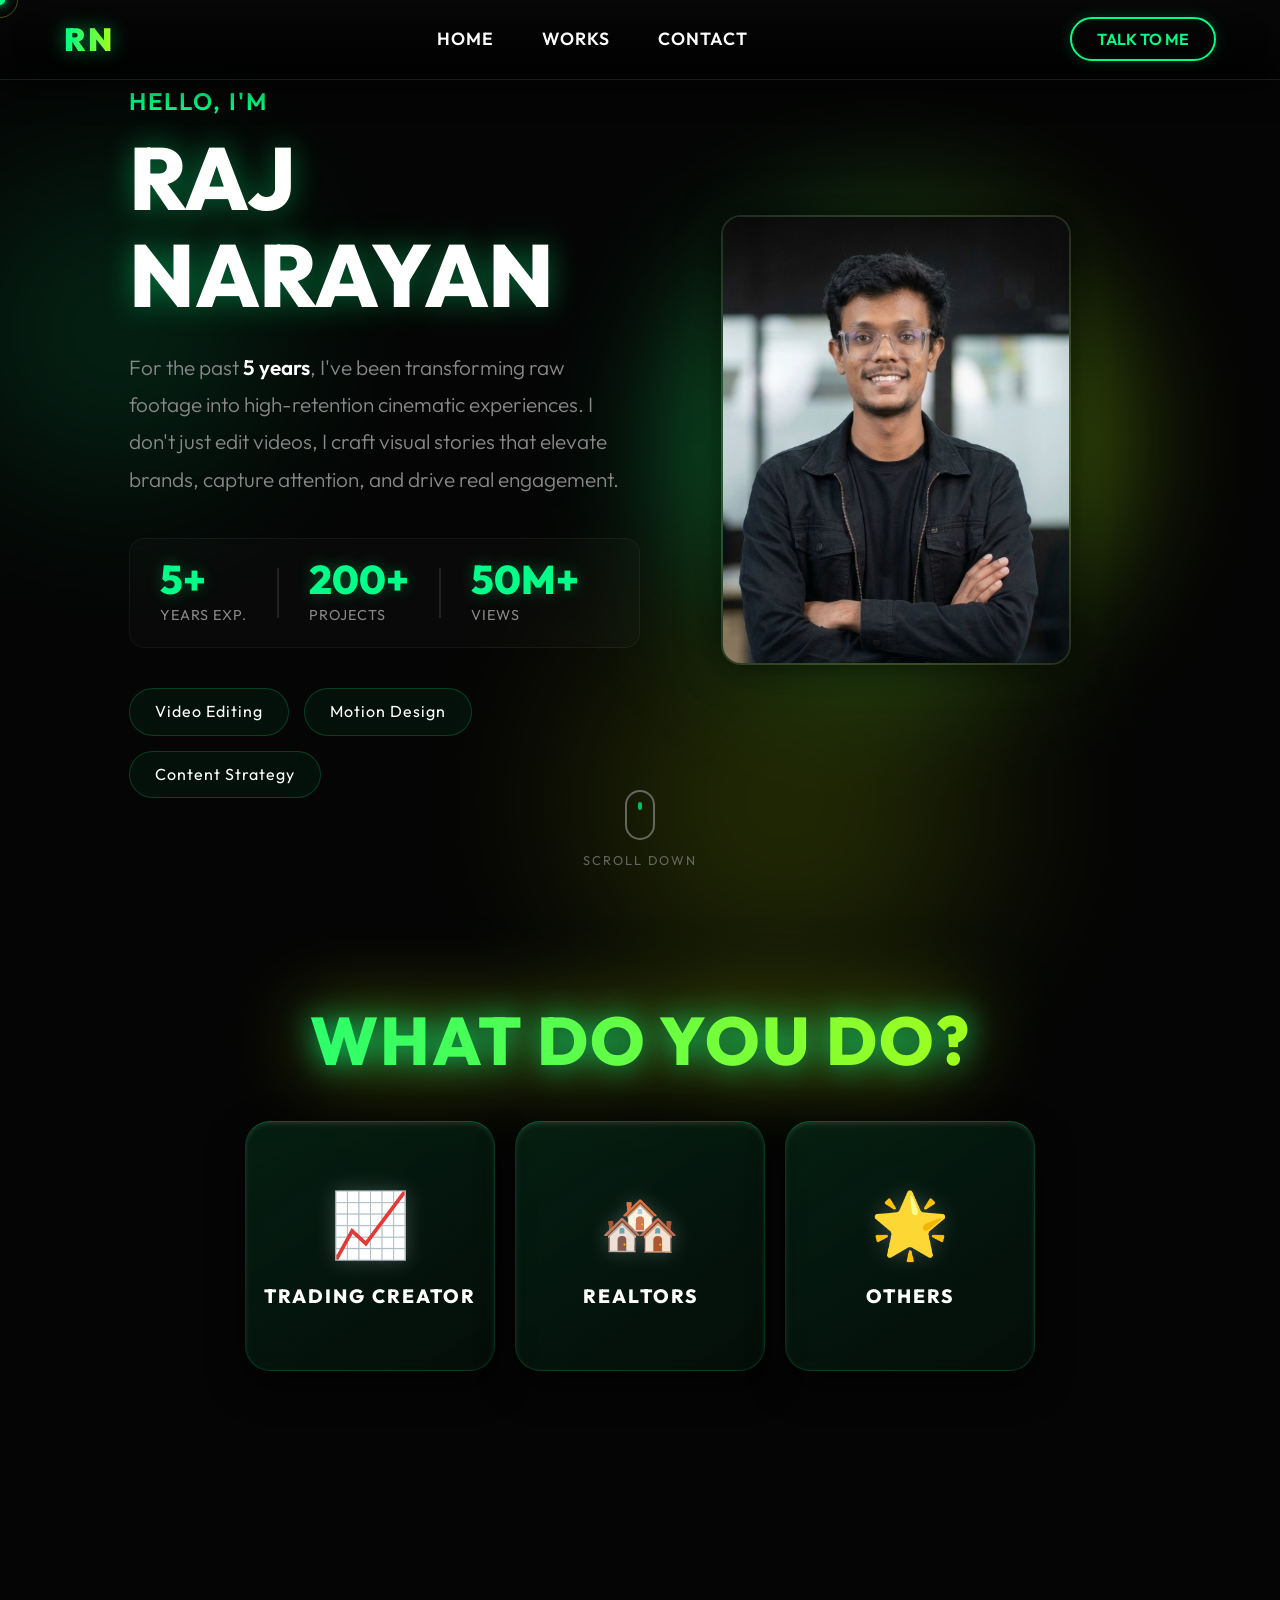
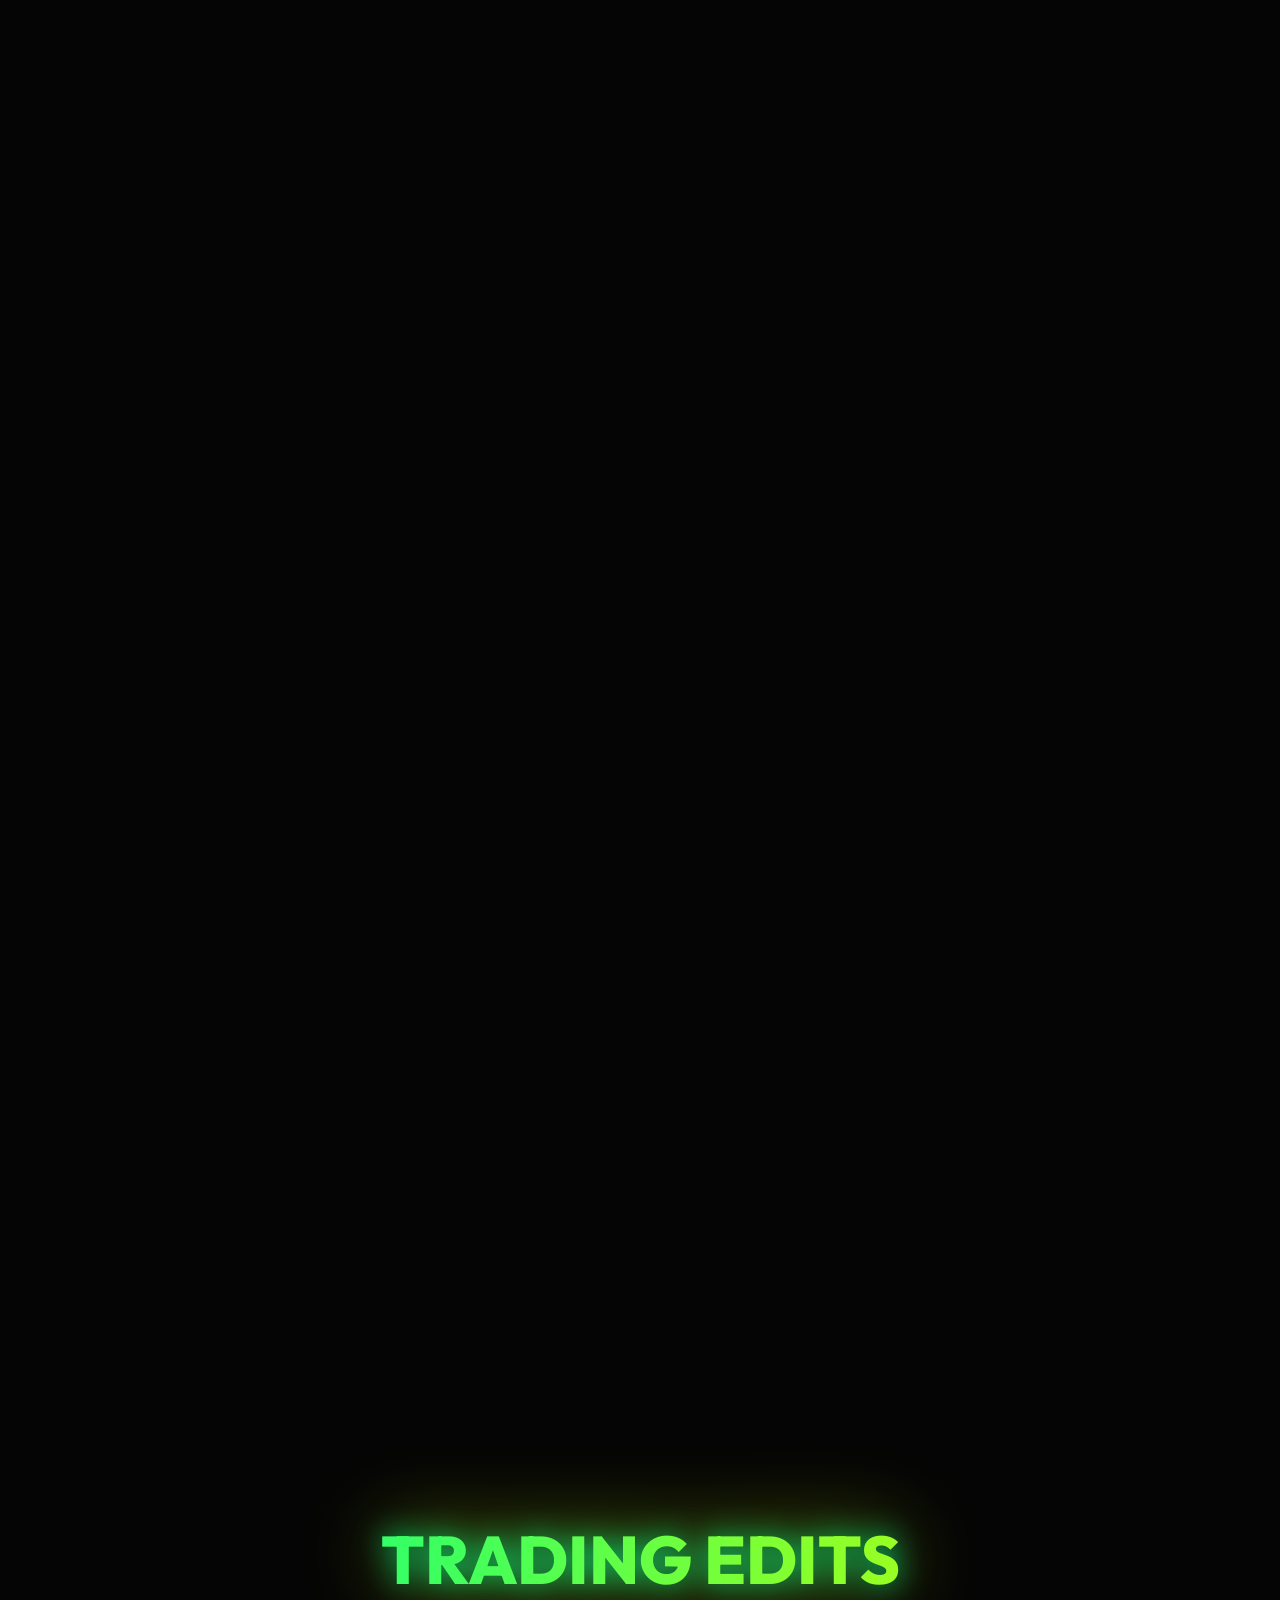
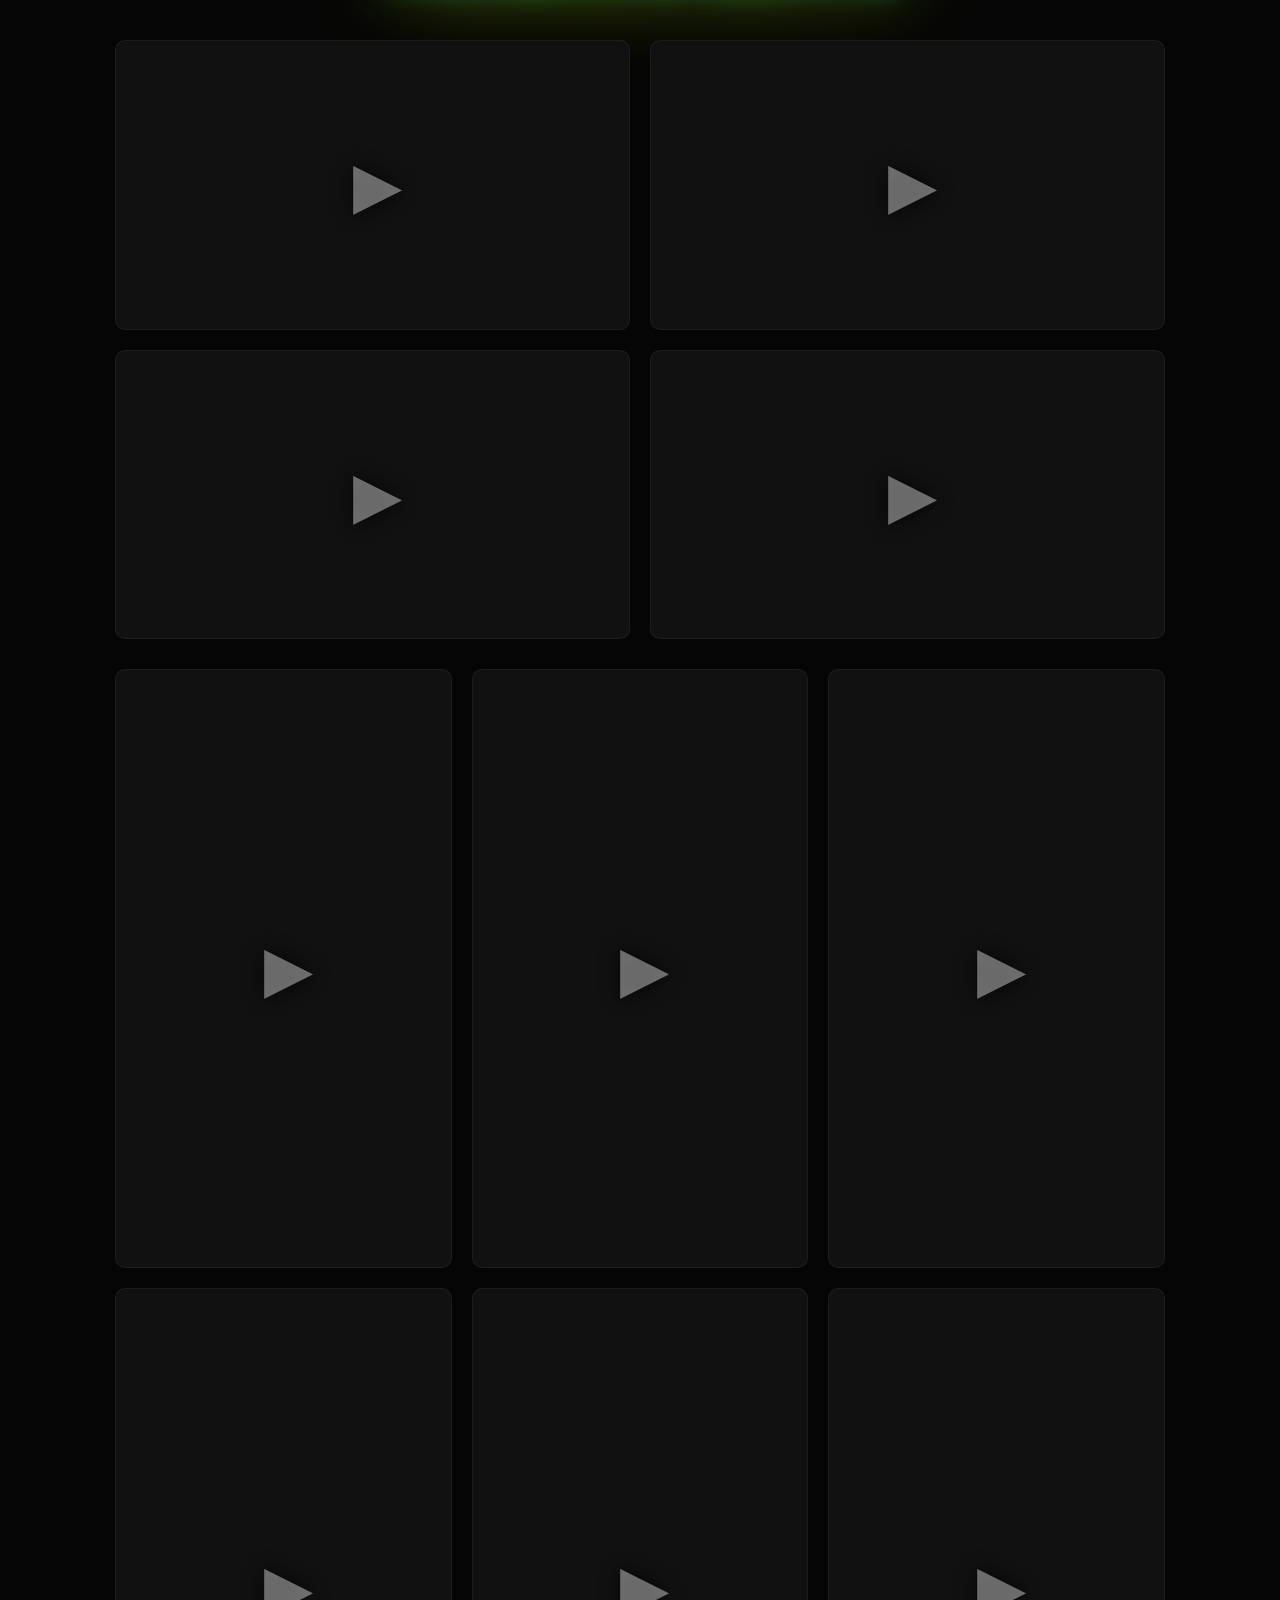
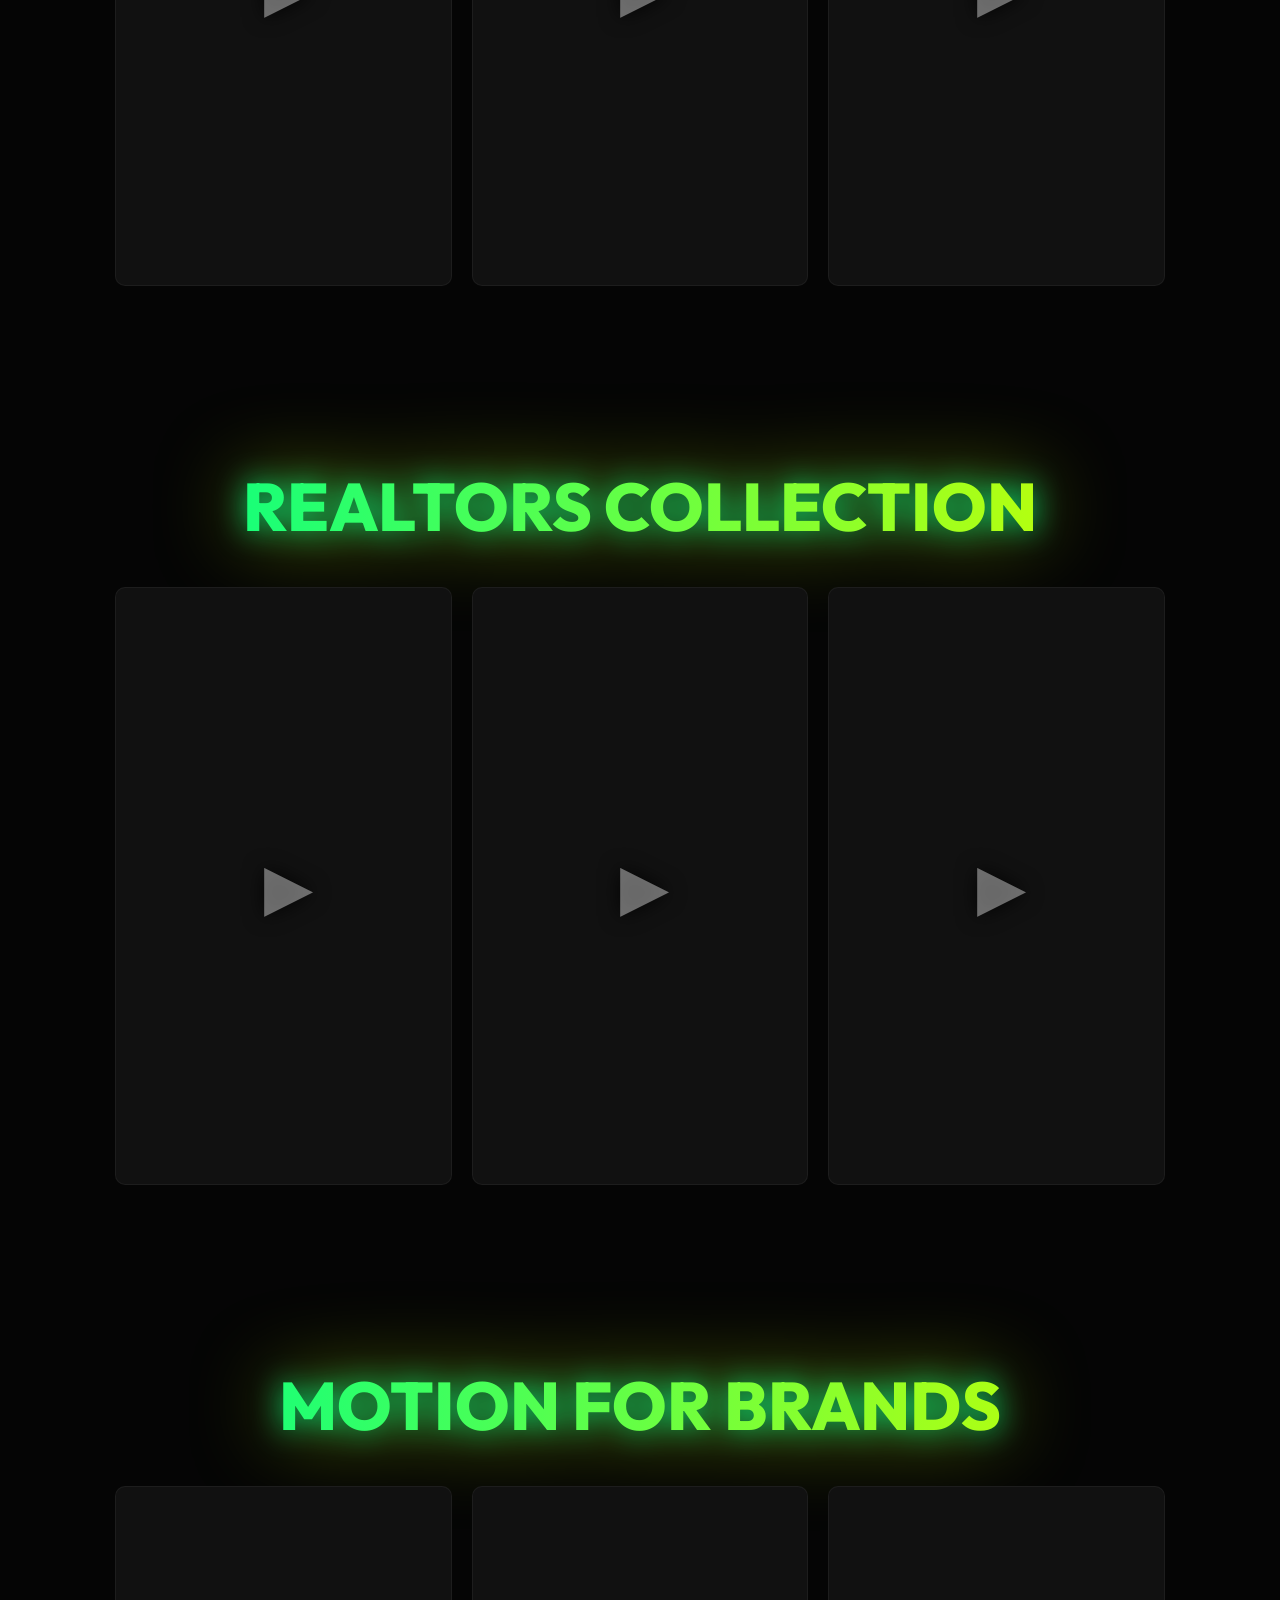
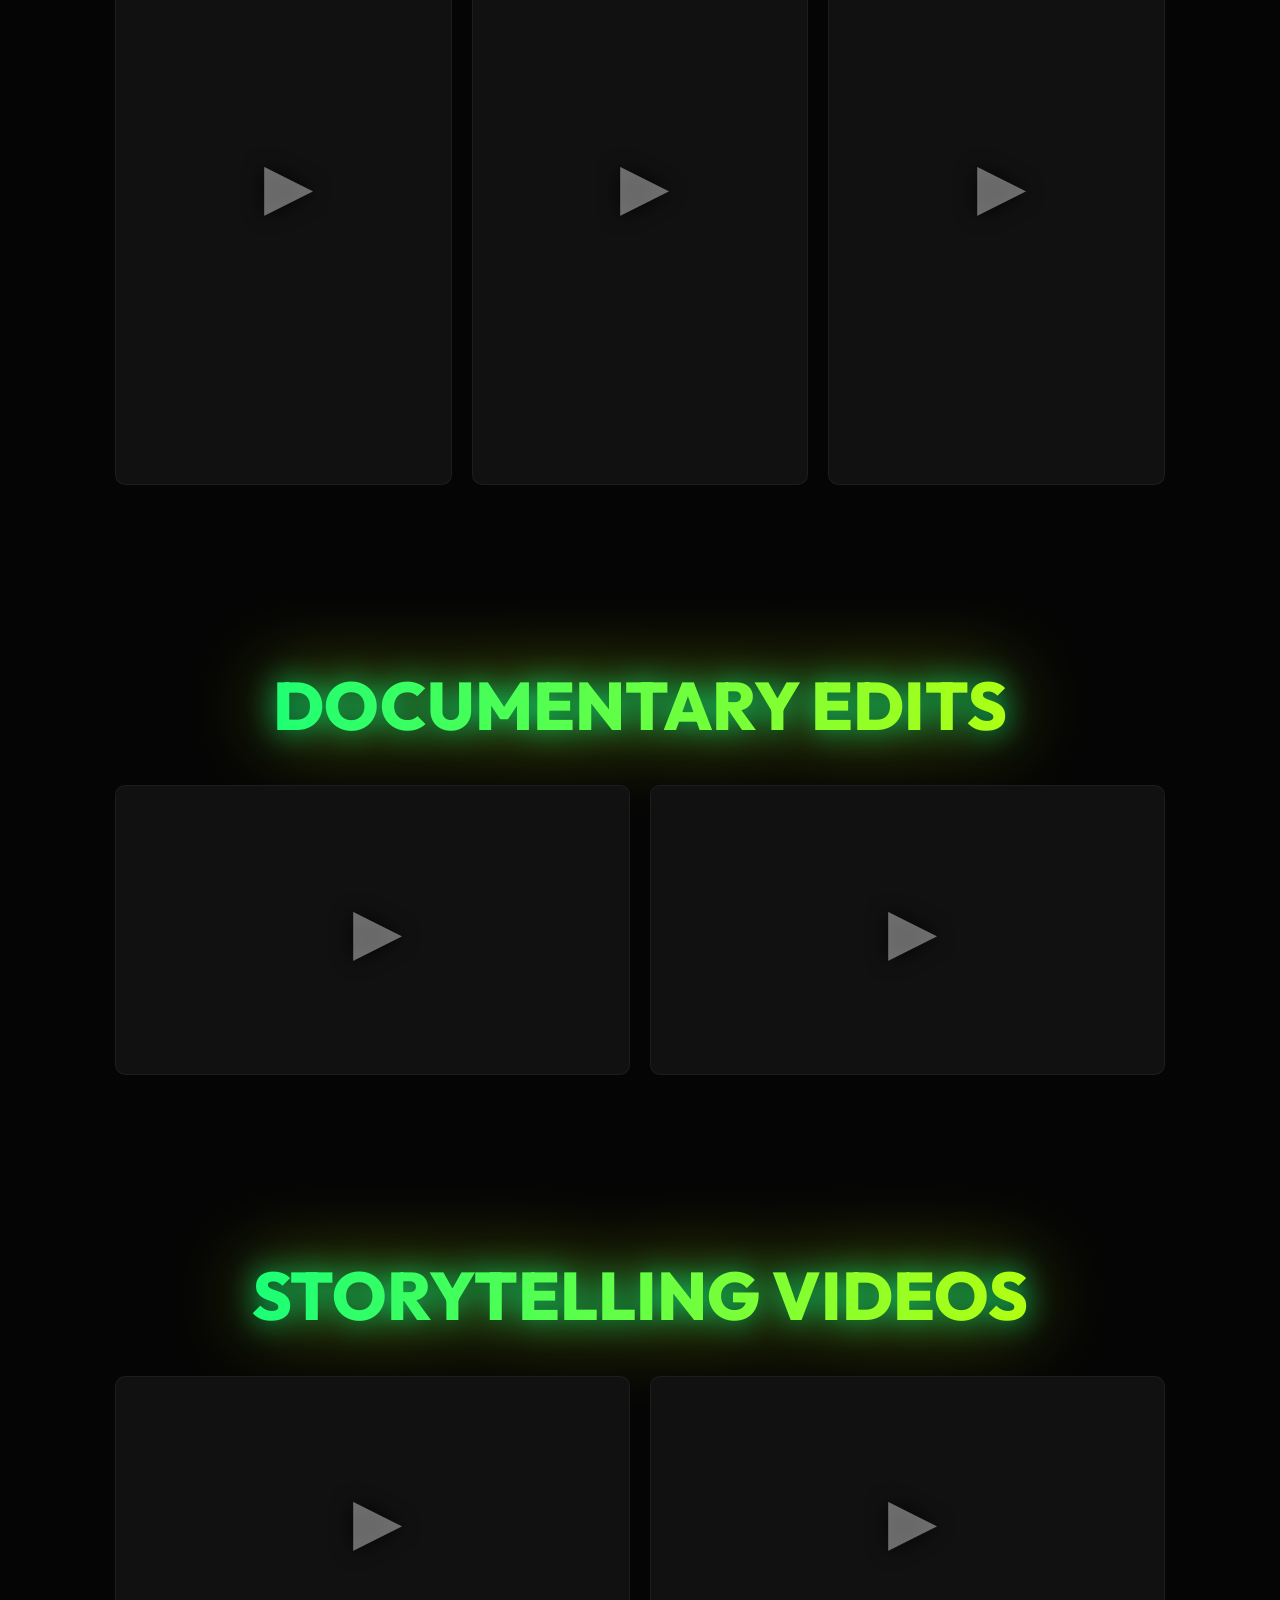
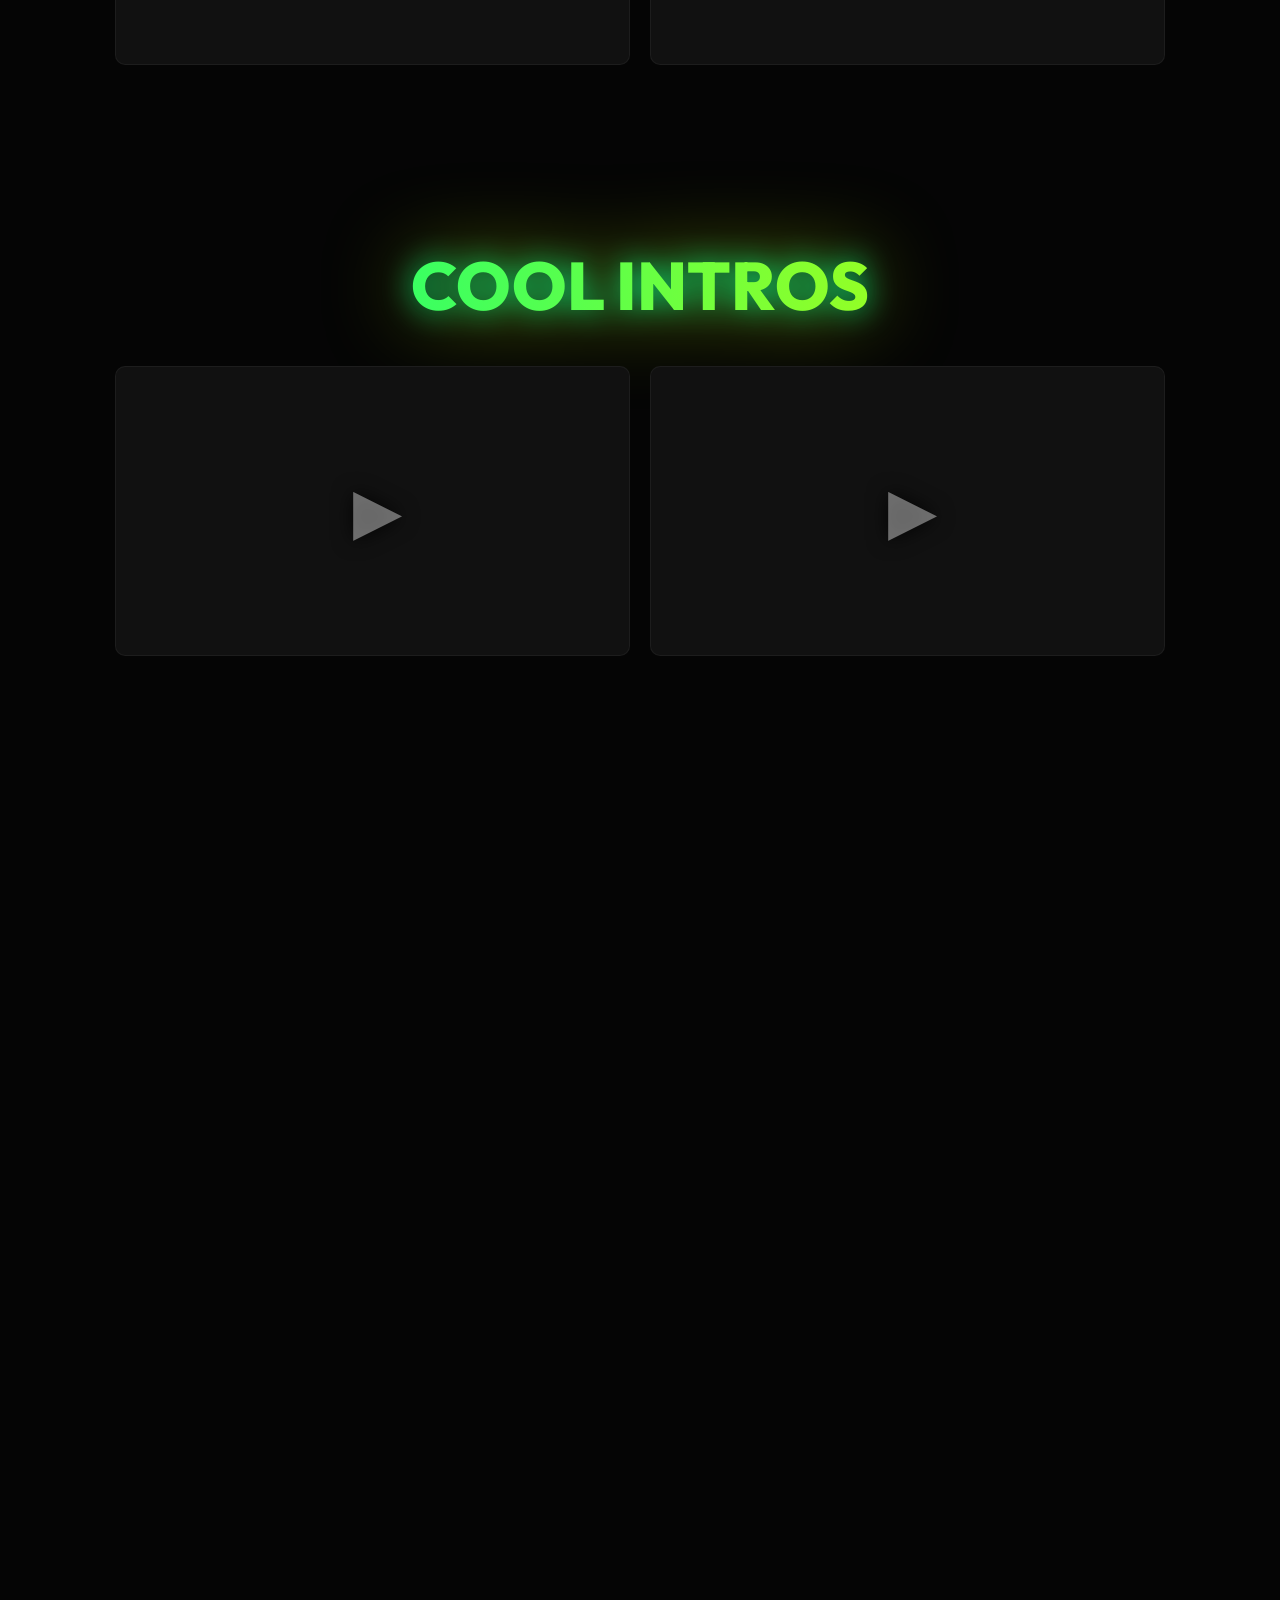
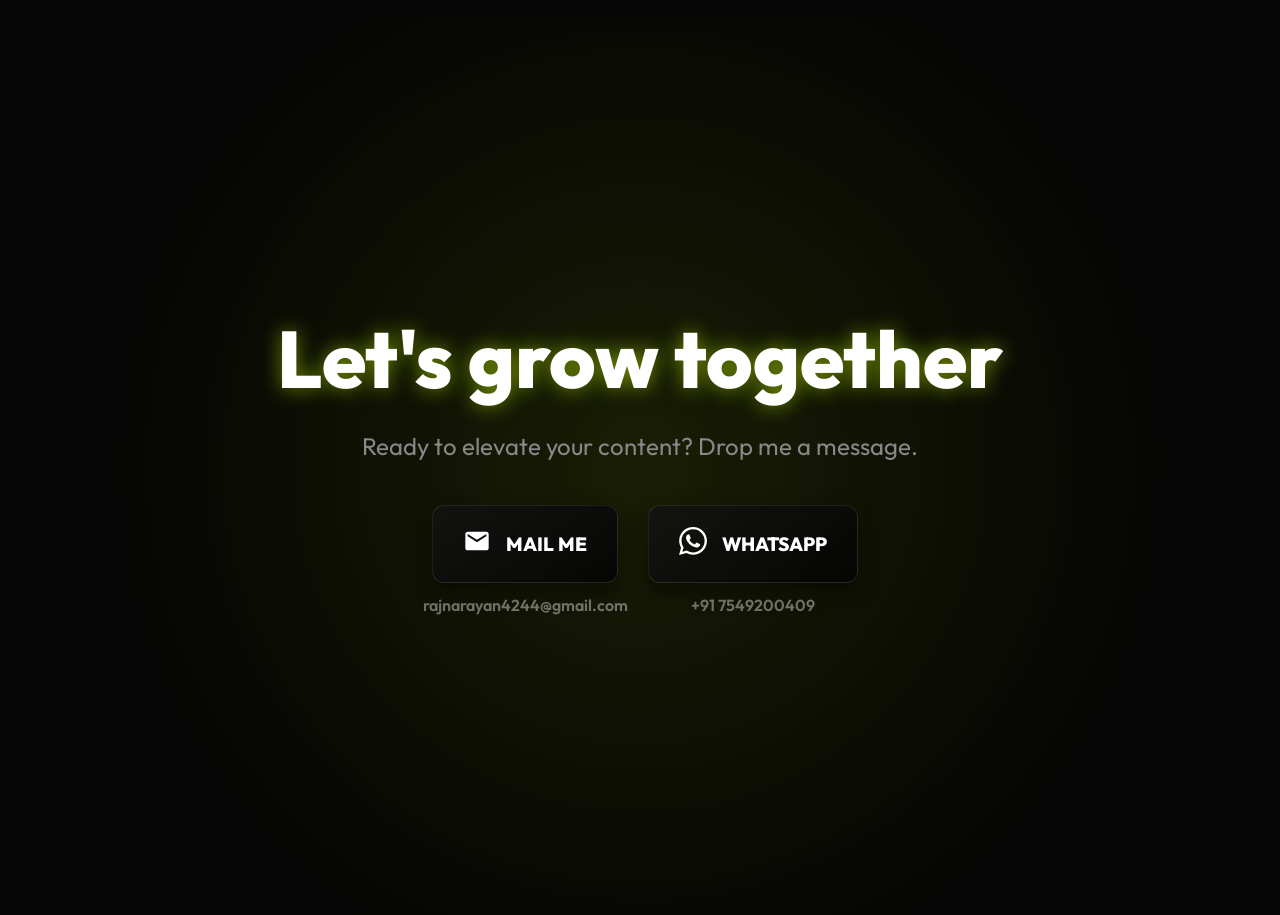
<file: index.html>
<!DOCTYPE html>
<html lang="en">

<head>
    <meta charset="UTF-8">
    <meta name="viewport" content="width=device-width, initial-scale=1.0">
    <title>Raj Narayan - Video Editing Portfolio</title>
    <link rel="stylesheet" href="style.css">
    <link rel="preconnect" href="https://fonts.googleapis.com">
    <link rel="preconnect" href="https://fonts.gstatic.com" crossorigin>
    <link href="https://fonts.googleapis.com/css2?family=Outfit:wght@300;400;600;800;900&display=swap" rel="stylesheet">
</head>

<body>
    <!-- Custom Cursor -->
    <div class="custom-cursor-dot"></div>
    <div class="custom-cursor-trail"></div>
    <!-- Global Looping Background Video -->
    <video id="global-bg-video" autoplay loop muted playsinline>
        <source src="assets/Glittr bg.mp4" type="video/mp4">
    </video>

    <!-- Header / Navigation -->
    <header class="navbar">
        <div class="logo">
            <span>RN</span>
        </div>
        <nav class="nav-links">
            <a href="#hero" class="nav-item">Home</a>
            <a href="#works-start" class="nav-item">Works</a>
            <a href="#contact" class="nav-item">Contact</a>
        </nav>
        <div class="talk-button">
            <a href="mailto:rajnarayan4244@gmail.com" class="btn-primary">Talk to me</a>
        </div>
    </header>

    <main>
        <!-- Hero Section -->
        <section id="hero" class="section hero-section">
            <!-- Decorative Background Elements -->
            <div class="bg-blur blur-1"></div>
            <div class="bg-blur blur-2"></div>

            <div class="hero-content">
                <p class="greeting">Hello, I'm</p>
                <h1 class="glitch-text" data-text="RAJ NARAYAN">RAJ NARAYAN</h1>
                <p class="hero-description">
                    For the past <strong>5 years</strong>, I've been transforming raw footage into high-retention
                    cinematic experiences. I don't just edit videos, I craft visual stories that elevate brands, capture
                    attention, and drive real engagement.
                </p>

                <div class="stats-container">
                    <div class="stat-item">
                        <span class="stat-number">5+</span>
                        <span class="stat-label">Years Exp.</span>
                    </div>
                    <div class="stat-divider"></div>
                    <div class="stat-item">
                        <span class="stat-number">200+</span>
                        <span class="stat-label">Projects</span>
                    </div>
                    <div class="stat-divider"></div>
                    <div class="stat-item">
                        <span class="stat-number">50M+</span>
                        <span class="stat-label">Views</span>
                    </div>
                </div>

                <div class="services">
                    <span class="service-tag">Video Editing</span>
                    <span class="service-tag">Motion Design</span>
                    <span class="service-tag">Content Strategy</span>
                </div>
            </div>

            <div class="hero-portrait floating">
                <div class="neon-circle"></div>
                <!-- Placeholder for user portrait -->
                <div class="portrait-placeholder">
                    <img src="assets/profile.jpg"
                        onerror="this.onerror=null; this.src='https://via.placeholder.com/400x500/111/00ff88?text=Raj+Narayan'"
                        alt="Raj Narayan Portrait">
                </div>
            </div>

            <div class="scroll-indicator">
                <div class="mouse">
                    <div class="wheel"></div>
                </div>
                <span>Scroll down</span>
            </div>
        </section>

        <!-- What do you do Section -->
        <section id="what-do-you-do" class="section interaction-section">
            <h2 class="section-title">What do you do?</h2>
            <div class="interactive-buttons">
                <button class="btn-mega interact-btn" data-target="work-page-2">
                    <span class="btn-icon">📈</span>
                    <span class="btn-text">Trading Creator</span>
                </button>
                <button class="btn-mega interact-btn" data-target="work-page-3">
                    <span class="btn-icon">🏘️</span>
                    <span class="btn-text">Realtors</span>
                </button>
                <button class="btn-mega interact-btn" data-target="work-page-1">
                    <span class="btn-icon">🌟</span>
                    <span class="btn-text">Others</span>
                </button>
            </div>
        </section>

        <!-- Works Start Marker -->
        <div id="works-start"></div>

        <!-- Work Page 1 -->
        <section id="work-page-1" class="section work-section">
            <h2 class="work-title">Some of my best works</h2>
            <div class="work-grid">
                <!-- 4 1920x1080 videos arranged in 2x2 grid -->
                <div class="grid-2x2">
                    <div class="video-container landscape">
                        <iframe src="https://www.youtube.com/embed/QXAjdWAk7Ts" title="YouTube video player" frameborder="0" allow="accelerometer; autoplay; clipboard-write; encrypted-media; gyroscope; picture-in-picture" allowfullscreen></iframe>
                    </div>
                    <div class="video-container landscape">
                        <iframe src="https://www.youtube.com/embed/giqGQJMNXJU" title="YouTube video player" frameborder="0" allow="accelerometer; autoplay; clipboard-write; encrypted-media; gyroscope; picture-in-picture" allowfullscreen></iframe>
                    </div>
                    <div class="video-container landscape">
                        <iframe src="https://www.youtube.com/embed/0V6743L3X0M" title="YouTube video player" frameborder="0" allow="accelerometer; autoplay; clipboard-write; encrypted-media; gyroscope; picture-in-picture" allowfullscreen></iframe>
                    </div>
                    <div class="video-container landscape">
                        <iframe src="https://www.youtube.com/embed/Ny43aFYtNWw" title="YouTube video player" frameborder="0" allow="accelerometer; autoplay; clipboard-write; encrypted-media; gyroscope; picture-in-picture" allowfullscreen></iframe>
                    </div>
                </div>
                <!-- 3 1080x1920 videos arranged horizontally -->
                <div class="row-horizontal">
                    <div class="video-container portrait">
                        <iframe src="https://www.youtube.com/embed/fBbTaL9cx0w" title="YouTube video player" frameborder="0" allow="accelerometer; autoplay; clipboard-write; encrypted-media; gyroscope; picture-in-picture" allowfullscreen></iframe>
                    </div>
                    <div class="video-container portrait">
                        <iframe src="https://www.youtube.com/embed/_cdzTIE8PG0" title="YouTube video player" frameborder="0" allow="accelerometer; autoplay; clipboard-write; encrypted-media; gyroscope; picture-in-picture" allowfullscreen></iframe>
                    </div>
                    <div class="video-container portrait">
                        <iframe src="https://www.youtube.com/embed/mzXjqUJyp-U" title="YouTube video player" frameborder="0" allow="accelerometer; autoplay; clipboard-write; encrypted-media; gyroscope; picture-in-picture" allowfullscreen></iframe>
                    </div>
                </div>
            </div>
        </section>

        <!-- Work Page 2 -->
        <section id="work-page-2" class="section work-section">
            <h2 class="work-title">Trading edits</h2>
            <div class="work-grid">
                <div class="grid-2x2">
                    <div class="video-container landscape"><iframe src="https://www.youtube.com/embed/Ny43aFYtNWw"
                            title="YouTube video player" frameborder="0"
                            allow="accelerometer; autoplay; clipboard-write; encrypted-media; gyroscope; picture-in-picture; web-share"
                            referrerpolicy="strict-origin-when-cross-origin" allowfullscreen></iframe></div>
                    <div class="video-container landscape"><iframe src="https://www.youtube.com/embed/Ov3rVmprvzc"
                            title="YouTube video player" frameborder="0"
                            allow="accelerometer; autoplay; clipboard-write; encrypted-media; gyroscope; picture-in-picture; web-share"
                            referrerpolicy="strict-origin-when-cross-origin" allowfullscreen></iframe></div>
                    <div class="video-container landscape"><iframe src="https://www.youtube.com/embed/gqZgaNCTQAM"
                            title="YouTube video player" frameborder="0"
                            allow="accelerometer; autoplay; clipboard-write; encrypted-media; gyroscope; picture-in-picture; web-share"
                            referrerpolicy="strict-origin-when-cross-origin" allowfullscreen></iframe></div>
                    <div class="video-container landscape"><iframe src="https://www.youtube.com/embed/jgRcfgjWtk8"
                            title="YouTube video player" frameborder="0"
                            allow="accelerometer; autoplay; clipboard-write; encrypted-media; gyroscope; picture-in-picture; web-share"
                            referrerpolicy="strict-origin-when-cross-origin" allowfullscreen></iframe></div>
                </div>
                <div class="grid-3x2">
                    <div class="video-container portrait"><iframe src="https://www.youtube.com/embed/OHXpHV6uT3c"
                            title="YouTube video player" frameborder="0"
                            allow="accelerometer; autoplay; clipboard-write; encrypted-media; gyroscope; picture-in-picture; web-share"
                            referrerpolicy="strict-origin-when-cross-origin" allowfullscreen></iframe></div>
                    <div class="video-container portrait"><iframe src="https://www.youtube.com/embed/G5ICEkCNwpQ"
                            title="YouTube video player" frameborder="0"
                            allow="accelerometer; autoplay; clipboard-write; encrypted-media; gyroscope; picture-in-picture; web-share"
                            referrerpolicy="strict-origin-when-cross-origin" allowfullscreen></iframe></div>
                    <div class="video-container portrait"><iframe src="https://www.youtube.com/embed/x9rZ0aKhz7M"
                            title="YouTube video player" frameborder="0"
                            allow="accelerometer; autoplay; clipboard-write; encrypted-media; gyroscope; picture-in-picture; web-share"
                            referrerpolicy="strict-origin-when-cross-origin" allowfullscreen></iframe></div>
                    <div class="video-container portrait"><iframe src="https://www.youtube.com/embed/t7GpHel_Oqk"
                            title="YouTube video player" frameborder="0"
                            allow="accelerometer; autoplay; clipboard-write; encrypted-media; gyroscope; picture-in-picture; web-share"
                            referrerpolicy="strict-origin-when-cross-origin" allowfullscreen></iframe></div>
                    <div class="video-container portrait"><iframe src="https://www.youtube.com/embed/mzXjqUJyp-U"
                            title="YouTube video player" frameborder="0"
                            allow="accelerometer; autoplay; clipboard-write; encrypted-media; gyroscope; picture-in-picture; web-share"
                            referrerpolicy="strict-origin-when-cross-origin" allowfullscreen></iframe></div>
                    <div class="video-container portrait"><iframe src="https://www.youtube.com/embed/i4ip8OF4wSk"
                            title="YouTube video player" frameborder="0"
                            allow="accelerometer; autoplay; clipboard-write; encrypted-media; gyroscope; picture-in-picture; web-share"
                            referrerpolicy="strict-origin-when-cross-origin" allowfullscreen></iframe></div>
                </div>
            </div>
        </section>

        <!-- Work Page 3 -->
        <section id="work-page-3" class="section work-section">
            <h2 class="work-title">Realtors Collection</h2>
            <div class="work-grid">
                <div class="row-horizontal">
                    <div class="video-container portrait"><iframe src="https://www.youtube.com/embed/w7-vMY1RDVM"
                            title="YouTube video player" frameborder="0"
                            allow="accelerometer; autoplay; clipboard-write; encrypted-media; gyroscope; picture-in-picture; web-share"
                            referrerpolicy="strict-origin-when-cross-origin" allowfullscreen></iframe></div>
                    <div class="video-container portrait"><iframe src="https://www.youtube.com/embed/R5OoxvfXIcQ"
                            title="YouTube video player" frameborder="0"
                            allow="accelerometer; autoplay; clipboard-write; encrypted-media; gyroscope; picture-in-picture; web-share"
                            referrerpolicy="strict-origin-when-cross-origin" allowfullscreen></iframe></div>
                    <div class="video-container portrait"><iframe src="https://www.youtube.com/embed/D7S0x2xYGUk"
                            title="YouTube video player" frameborder="0"
                            allow="accelerometer; autoplay; clipboard-write; encrypted-media; gyroscope; picture-in-picture; web-share"
                            referrerpolicy="strict-origin-when-cross-origin" allowfullscreen></iframe></div>
                </div>
            </div>
        </section>

        <!-- Work Page 4 -->
        <section id="work-page-4" class="section work-section">
            <h2 class="work-title">Motion for brands</h2>
            <div class="work-grid">
                <div class="row-horizontal">
                    <div class="video-container portrait"><iframe src="https://www.youtube.com/embed/fBbTaL9cx0w"
                            title="YouTube video player" frameborder="0"
                            allow="accelerometer; autoplay; clipboard-write; encrypted-media; gyroscope; picture-in-picture; web-share"
                            referrerpolicy="strict-origin-when-cross-origin" allowfullscreen></iframe></div>
                    <div class="video-container portrait"><iframe src="https://www.youtube.com/embed/3CFUSJn8b8E"
                            title="YouTube video player" frameborder="0"
                            allow="accelerometer; autoplay; clipboard-write; encrypted-media; gyroscope; picture-in-picture; web-share"
                            referrerpolicy="strict-origin-when-cross-origin" allowfullscreen></iframe></div>
                    <div class="video-container portrait"><iframe src="https://www.youtube.com/embed/n1mmmDTYaGA"
                            title="YouTube video player" frameborder="0"
                            allow="accelerometer; autoplay; clipboard-write; encrypted-media; gyroscope; picture-in-picture; web-share"
                            referrerpolicy="strict-origin-when-cross-origin" allowfullscreen></iframe></div>
                </div>
            </div>
        </section>

        <!-- Work Page 5 -->
        <section id="work-page-5" class="section work-section">
            <h2 class="work-title">Documentary Edits</h2>
            <div class="work-grid">
                <div class="row-horizontal-2">
                    <div class="video-container landscape"><iframe src="https://www.youtube.com/embed/bUzaFj9dTEk"
                            title="YouTube video player" frameborder="0"
                            allow="accelerometer; autoplay; clipboard-write; encrypted-media; gyroscope; picture-in-picture; web-share"
                            referrerpolicy="strict-origin-when-cross-origin" allowfullscreen></iframe></div>
                    <div class="video-container landscape"><iframe src="https://www.youtube.com/embed/giqGQJMNXJU"
                            title="YouTube video player" frameborder="0"
                            allow="accelerometer; autoplay; clipboard-write; encrypted-media; gyroscope; picture-in-picture; web-share"
                            referrerpolicy="strict-origin-when-cross-origin" allowfullscreen></iframe></div>
                </div>
            </div>
        </section>

        <!-- Work Page 6 -->
        <section id="work-page-6" class="section work-section">
            <h2 class="work-title">Storytelling Videos</h2>
            <div class="work-grid">
                <div class="row-horizontal-2">
                    <div class="video-container landscape"><iframe src="https://www.youtube.com/embed/Bu75Nc3n9eY"
                            title="YouTube video player" frameborder="0"
                            allow="accelerometer; autoplay; clipboard-write; encrypted-media; gyroscope; picture-in-picture; web-share"
                            referrerpolicy="strict-origin-when-cross-origin" allowfullscreen></iframe></div>
                    <div class="video-container landscape"><iframe src="https://www.youtube.com/embed/QXAjdWAk7Ts"
                            title="YouTube video player" frameborder="0"
                            allow="accelerometer; autoplay; clipboard-write; encrypted-media; gyroscope; picture-in-picture; web-share"
                            referrerpolicy="strict-origin-when-cross-origin" allowfullscreen></iframe></div>
                </div>
            </div>
        </section>

        <!-- Work Page 7 -->
        <section id="work-page-7" class="section work-section">
            <h2 class="work-title">Cool Intros</h2>
            <div class="work-grid">
                <div class="row-horizontal-2">
                    <div class="video-container landscape"><iframe
                            src="https://www.youtube.com/embed/Do3ijKXfoV4?si=VaKsRemFiGMBFr4J"
                            title="YouTube video player" frameborder="0"
                            allow="accelerometer; autoplay; clipboard-write; encrypted-media; gyroscope; picture-in-picture; web-share"
                            referrerpolicy="strict-origin-when-cross-origin" allowfullscreen></iframe></div>
                    <div class="video-container landscape"><iframe src="https://www.youtube.com/embed/0V6743L3X0M"
                            title="YouTube video player" frameborder="0"
                            allow="accelerometer; autoplay; clipboard-write; encrypted-media; gyroscope; picture-in-picture; web-share"
                            referrerpolicy="strict-origin-when-cross-origin" allowfullscreen></iframe></div>
                </div>
            </div>
        </section>

        <!-- Work Page 8 -->
        <section id="work-page-8" class="section work-section">
            <h2 class="work-title">Vertical edits</h2>
            <div class="work-grid">
                <div class="row-horizontal">
                    <div class="video-container portrait"><iframe src="https://www.youtube.com/embed/_cdzTIE8PG0"
                            title="YouTube video player" frameborder="0"
                            allow="accelerometer; autoplay; clipboard-write; encrypted-media; gyroscope; picture-in-picture; web-share"
                            referrerpolicy="strict-origin-when-cross-origin" allowfullscreen></iframe></div>
                    <div class="video-container portrait"><iframe src="https://www.youtube.com/embed/oEA8xqQW3xk"
                            title="YouTube video player" frameborder="0"
                            allow="accelerometer; autoplay; clipboard-write; encrypted-media; gyroscope; picture-in-picture; web-share"
                            referrerpolicy="strict-origin-when-cross-origin" allowfullscreen></iframe></div>
                    <div class="video-container portrait"><iframe src="https://www.youtube.com/embed/caLNVGHrt18"
                            title="YouTube video player" frameborder="0"
                            allow="accelerometer; autoplay; clipboard-write; encrypted-media; gyroscope; picture-in-picture; web-share"
                            referrerpolicy="strict-origin-when-cross-origin" allowfullscreen></iframe></div>
                </div>
            </div>
        </section>

        <!-- Footer / Contact Section -->
        <section id="contact" class="section contact-section">
            <div class="contact-content">
                <h2 class="glow-text">Let's grow together</h2>
                <p>Ready to elevate your content? Drop me a message.</p>
                <div class="contact-actions">
                    <div class="contact-wrapper">
                        <a href="mailto:rajnarayan4244@gmail.com" class="contact-btn mail-btn">
                            <span class="icon">
                                <svg xmlns="http://www.w3.org/2000/svg" viewBox="0 0 24 24" width="28" height="28" fill="currentColor">
                                  <path d="M20 4H4c-1.1 0-1.99.9-1.99 2L2 18c0 1.1.9 2 2 2h16c1.1 0 2-.9 2-2V6c0-1.1-.9-2-2-2zm0 4l-8 5-8-5V6l8 5 8-5v2z"/>
                                </svg>
                            </span>
                            <span class="text">Mail Me</span>
                        </a>
                        <span class="raw-contact-subtext selectable">rajnarayan4244@gmail.com</span>
                    </div>
                    
                    <div class="contact-wrapper">
                        <a href="https://wa.me/917549200409" target="_blank" class="contact-btn wa-btn">
                            <span class="icon">
                                <svg xmlns="http://www.w3.org/2000/svg" viewBox="0 0 24 24" width="28" height="28" fill="currentColor">
                                  <path d="M17.472 14.382c-.297-.149-1.758-.867-2.03-.967-.273-.099-.471-.148-.67.15-.197.297-.767.966-.94 1.164-.173.199-.347.223-.644.075-.297-.15-1.255-.463-2.39-1.475-.883-.788-1.48-1.761-1.653-2.059-.173-.297-.018-.458.13-.606.134-.133.298-.347.446-.52.149-.174.198-.298.298-.497.099-.198.05-.371-.025-.52-.075-.149-.669-1.612-.916-2.207-.242-.579-.487-.5-.669-.51a12.8 12.8 0 0 0-.57-.01c-.198 0-.52.074-.792.372-.272.297-1.04 1.016-1.04 2.479 0 1.462 1.065 2.875 1.213 3.074.149.198 2.096 3.2 5.077 4.487.709.306 1.262.489 1.694.625.712.227 1.36.195 1.871.118.571-.085 1.758-.719 2.006-1.413.248-.694.248-1.289.173-1.413-.074-.124-.272-.198-.57-.347m-5.421 7.403h-.004a9.87 9.87 0 0 1-5.031-1.378l-.361-.214-3.741.982.998-3.648-.235-.374a9.86 9.86 0 0 1-1.51-5.26c.001-5.45 4.436-9.884 9.888-9.884 2.64 0 5.122 1.03 6.988 2.898a9.825 9.825 0 0 1 2.893 6.994c-.003 5.45-4.437 9.884-9.885 9.884m8.413-18.297A11.815 11.815 0 0 0 12.05 0C5.495 0 .16 5.335.157 11.892c0 2.096.547 4.142 1.588 5.945L.057 24l6.305-1.654a11.882 11.882 0 0 0 5.683 1.448h.005c6.554 0 11.89-5.335 11.893-11.893a11.821 11.821 0 0 0-3.48-8.413Z"/>
                                </svg>
                            </span>
                            <span class="text">WhatsApp</span>
                        </a>
                        <span class="raw-contact-subtext selectable">+91 7549200409</span>
                    </div>
                </div>
            </div>
        </section>

    </main>

    <script src="script.js"></script>
</body>

</html>
</file>
<file: style.css>
:root {
    /* Color Palette */
    --bg-color: #050505;
    --text-main: #ffffff;
    --text-muted: #888888;
    
    /* Neon Accents */
    --neon-primary: #00ff88;
    --neon-secondary: #ccff00;
    
    /* Gradients */
    --glow-gradient: linear-gradient(90deg, var(--neon-primary), var(--neon-secondary));
    
    /* Layout */
    --nav-height: 80px;
}

* {
    margin: 0;
    padding: 0;
    box-sizing: border-box;
    scroll-behavior: smooth;
    cursor: none !important; /* Hide default cursor globally */
}

body {
    font-family: 'Outfit', sans-serif;
    background-color: var(--bg-color); /* Kept as fallback/base behind the video */
    color: var(--text-main);
    overflow-x: hidden;
    line-height: 1.6;
}

.custom-cursor-dot {
    position: fixed;
    top: 0;
    left: 0;
    width: 10px;
    height: 10px;
    background-color: var(--neon-primary);
    border-radius: 50%;
    pointer-events: none;
    z-index: 9999;
    transform: translate(-50%, -50%);
    box-shadow: 0 0 10px var(--neon-primary);
    transition: transform 0.15s ease-out;
}

.custom-cursor-trail {
    position: fixed;
    top: 0;
    left: 0;
    width: 36px;
    height: 36px;
    border: 1px solid rgba(204, 255, 0, 0.3);
    border-radius: 50%;
    pointer-events: none;
    z-index: 9998;
    transform: translate(-50%, -50%);
    transition: width 0.3s ease-out, height 0.3s ease-out, background-color 0.3s ease-out, border 0.3s ease-out, box-shadow 0.3s ease-out;
}

/* Cursor Hover States */
.custom-cursor-dot.hovered {
    transform: translate(-50%, -50%) scale(0);
}

.custom-cursor-trail.hovered {
    width: 50px;
    height: 50px;
    background-color: rgba(204, 255, 0, 0.1);
    border: 1px solid rgba(204, 255, 0, 0.8);
    box-shadow: 0 0 20px rgba(204, 255, 0, 0.4);
    backdrop-filter: blur(2px);
}


#global-bg-video {
    position: fixed;
    top: 0;
    left: 0;
    width: 100vw;
    height: 100vh;
    object-fit: cover;
    z-index: -2; /* Ensures it is behind the green blurs and all content */
    opacity: 0.1; /* User requested 10% opacity */
    pointer-events: none; /* Let all clicks pass through to content */
}

/* Base typography */
h1, h2, h3, h4, h5, h6 {
    font-weight: 800;
    line-height: 1.2;
}

a {
    text-decoration: none;
    color: inherit;
    transition: all 0.3s ease;
}

.section {
    min-height: 100vh;
    padding: 100px 5%;
    display: flex;
    flex-direction: column;
    justify-content: center;
    position: relative;
}

/* ================= Navbar ================= */
.navbar {
    position: fixed;
    top: 0;
    left: 0;
    width: 100%;
    height: var(--nav-height);
    display: flex;
    justify-content: space-between;
    align-items: center;
    padding: 0 5%;
    background: linear-gradient(180deg, rgba(15, 15, 15, 0.4) 0%, rgba(5, 5, 5, 0.1) 100%);
    backdrop-filter: blur(25px) saturate(200%) contrast(110%);
    -webkit-backdrop-filter: blur(25px) saturate(200%) contrast(110%);
    z-index: 1000;
    border-bottom: 1px solid rgba(255, 255, 255, 0.08);
    box-shadow: 0 10px 30px rgba(0, 0, 0, 0.5);
}

.logo span {
    font-size: 2rem;
    font-weight: 900;
    letter-spacing: 2px;
    background: var(--glow-gradient);
    -webkit-background-clip: text;
    -webkit-text-fill-color: transparent;
    text-shadow: 0 0 20px rgba(0, 255, 136, 0.5);
}

.nav-links {
    display: flex;
    gap: 3rem;
}

.nav-item {
    font-size: 1.1rem;
    font-weight: 600;
    text-transform: uppercase;
    letter-spacing: 1px;
    position: relative;
}

.nav-item::after {
    content: '';
    position: absolute;
    width: 0;
    height: 2px;
    bottom: -5px;
    left: 0;
    background: var(--neon-primary);
    transition: width 0.3s ease;
    box-shadow: 0 0 10px var(--neon-primary);
}

.nav-item:hover::after {
    width: 100%;
}

.btn-primary {
    padding: 10px 25px;
    background: transparent;
    color: var(--neon-primary);
    border: 2px solid var(--neon-primary);
    border-radius: 30px;
    font-weight: 600;
    text-transform: uppercase;
    box-shadow: 0 0 15px rgba(0, 255, 136, 0.2), inset 0 0 10px rgba(0, 255, 136, 0.1);
    transition: all 0.3s ease;
}

.btn-primary:hover {
    background: var(--neon-primary);
    color: var(--bg-color);
    box-shadow: 0 0 30px rgba(0, 255, 136, 0.6), inset 0 0 10px rgba(255,255,255,0.5);
}

/* ================= Hero Section ================= */
.hero-section {
    flex-direction: row;
    align-items: center;
    justify-content: space-between;
    padding-top: var(--nav-height);
    max-width: 1150px; /* Symmetrically align with the 1050px grids below (compensating for 5% padding) */
    margin: 0 auto;
}

.bg-blur {
    position: absolute;
    border-radius: 50%;
    filter: blur(100px);
    opacity: 0.15;
    z-index: -1;
    animation: drift 10s infinite alternate ease-in-out;
}

.blur-1 {
    width: 300px;
    height: 300px;
    background: var(--neon-primary);
    top: 20%;
    left: -100px;
}

.blur-2 {
    width: 400px;
    height: 400px;
    background: var(--neon-secondary);
    bottom: -100px;
    right: 20%;
    animation-delay: -5s;
}

@keyframes drift {
    0% { transform: translate(0, 0) scale(1); }
    100% { transform: translate(50px, -50px) scale(1.2); }
}

.hero-content {
    flex: 1;
    max-width: 55%;
    position: relative;
    z-index: 2;
}

.greeting {
    font-size: 1.5rem;
    color: var(--neon-primary);
    font-weight: 600;
    margin-bottom: 10px;
    letter-spacing: 2px;
    text-transform: uppercase;
}

.glitch-text {
    font-size: 5.5rem;
    text-transform: uppercase;
    margin-bottom: 25px;
    position: relative;
    color: var(--text-main);
    text-shadow: 0 0 30px rgba(0, 255, 136, 0.4);
    line-height: 1.1;
}

.hero-description {
    font-size: 1.3rem;
    font-weight: 300;
    color: var(--text-muted);
    margin-bottom: 40px;
    line-height: 1.8;
}

.hero-description strong {
    color: var(--text-main);
    font-weight: 600;
}

.stats-container {
    display: flex;
    align-items: center;
    gap: 30px;
    margin-bottom: 40px;
    background: rgba(255, 255, 255, 0.02);
    padding: 20px 30px;
    border-radius: 15px;
    border: 1px solid rgba(255, 255, 255, 0.05);
    backdrop-filter: blur(5px);
}

.stat-item {
    display: flex;
    flex-direction: column;
}

.stat-number {
    font-size: 2.5rem;
    font-weight: 800;
    color: var(--neon-primary);
    text-shadow: 0 0 15px rgba(0, 255, 136, 0.3);
    line-height: 1;
}

.stat-label {
    font-size: 0.9rem;
    color: var(--text-muted);
    text-transform: uppercase;
    letter-spacing: 1px;
    margin-top: 5px;
}

.stat-divider {
    width: 2px;
    height: 50px;
    background: rgba(255, 255, 255, 0.1);
}

.services {
    display: flex;
    flex-wrap: wrap;
    gap: 15px;
}

.service-tag {
    padding: 10px 25px;
    background: rgba(0, 255, 136, 0.05);
    border: 1px solid rgba(0, 255, 136, 0.2);
    border-radius: 30px;
    font-size: 1rem;
    letter-spacing: 1px;
    color: var(--text-main);
    transition: all 0.3s ease;
}

.service-tag:hover {
    background: rgba(0, 255, 136, 0.15);
    box-shadow: 0 0 15px rgba(0, 255, 136, 0.2);
    transform: translateY(-2px);
}

.hero-portrait {
    flex: 1;
    display: flex;
    justify-content: center;
    align-items: center;
    position: relative;
}

.hero-portrait.floating {
    animation: float 6s ease-in-out infinite;
}

@keyframes float {
    0% { transform: translateY(0px); }
    50% { transform: translateY(-20px); }
    100% { transform: translateY(0px); }
}

.neon-circle {
    position: absolute;
    width: 400px;
    height: 400px;
    border-radius: 50%;
    background: var(--glow-gradient);
    filter: blur(80px);
    opacity: 0.5;
    z-index: 1;
    animation: pulse 4s infinite alternate;
}

@keyframes pulse {
    0% { transform: scale(0.9); opacity: 0.3; }
    100% { transform: scale(1.1); opacity: 0.6; }
}

.portrait-placeholder {
    width: 350px;
    height: 450px;
    border-radius: 20px;
    overflow: hidden;
    z-index: 2;
    border: 2px solid rgba(255,255,255,0.1);
    box-shadow: 0 0 40px rgba(0, 0, 0, 0.8);
}

.portrait-placeholder img {
    width: 100%;
    height: 100%;
    object-fit: cover;
}

/* Scroll Indicator */
.scroll-indicator {
    position: absolute;
    bottom: 30px;
    left: 50%;
    transform: translateX(-50%);
    display: flex;
    flex-direction: column;
    align-items: center;
    gap: 10px;
    opacity: 0.7;
    transition: opacity 0.3s ease;
}

.scroll-indicator:hover {
    opacity: 1;
}

.mouse {
    width: 30px;
    height: 50px;
    border: 2px solid var(--text-muted);
    border-radius: 20px;
    display: flex;
    justify-content: center;
    padding-top: 10px;
}

.wheel {
    width: 4px;
    height: 8px;
    background: var(--neon-primary);
    border-radius: 2px;
    animation: scrollWheel 2s infinite;
}

@keyframes scrollWheel {
    0% { transform: translateY(0); opacity: 1; }
    100% { transform: translateY(15px); opacity: 0; }
}

.scroll-indicator span {
    font-size: 0.8rem;
    text-transform: uppercase;
    letter-spacing: 2px;
    color: var(--text-muted);
}

/* ================= Interactive Section ================= */
.interaction-section {
    min-height: 50vh;
    align-items: center;
    text-align: center;
}

.section-title {
    font-size: 4.2rem;
    margin-bottom: 40px;
    text-transform: uppercase;
    letter-spacing: 2px;
    width: 100%;
    text-align: center;
    background: var(--glow-gradient);
    -webkit-background-clip: text;
    -webkit-text-fill-color: transparent;
    opacity: 0;
    transform: translateY(20px) scale(0.98);
    transition: opacity 1.5s ease-out, transform 1.5s cubic-bezier(0.22, 1, 0.36, 1), filter 2s ease-in-out;
    filter: drop-shadow(0 0 0px rgba(0, 255, 136, 0));
}

.interactive-buttons {
    display: flex;
    gap: 20px;
    justify-content: center;
}

.btn-mega {
    display: flex;
    flex-direction: column;
    align-items: center;
    justify-content: center;
    gap: 20px;
    width: 250px;
    height: 250px;
    background: linear-gradient(145deg, rgba(0, 255, 136, 0.1), rgba(5, 15, 10, 0.9));
    border: 1px solid rgba(0, 255, 136, 0.15);
    border-top: 1px solid rgba(0, 255, 136, 0.3);
    border-bottom: 2px solid rgba(0, 20px, 10, 0.8);
    color: var(--text-main);
    border-radius: 25px;
    cursor: pointer;
    transition: all 0.4s cubic-bezier(0.175, 0.885, 0.32, 1.275);
    font-family: inherit;
    backdrop-filter: blur(10px);
    box-shadow: 0 15px 35px rgba(0, 0, 0, 0.6), inset 0 2px 5px rgba(255, 255, 255, 0.1);
    position: relative;
    overflow: hidden;
    
    /* Animation initial state */
    opacity: 0;
    transform: translateY(50px) scale(0.8) rotateX(15deg);
    transform-origin: bottom;
}

.btn-mega.reveal-btn {
    opacity: 1;
    transform: translateY(0) scale(1) rotateX(0);
}

.btn-mega::before {
    content: '';
    position: absolute;
    top: 0;
    left: 0;
    width: 100%;
    height: 100%;
    background: var(--glow-gradient);
    opacity: 0;
    transition: opacity 0.4s ease;
    z-index: 0;
}

.btn-icon {
    font-size: 4rem;
    z-index: 1;
    transition: transform 0.4s ease;
    filter: drop-shadow(0 0 10px rgba(255,255,255,0.2));
}

.btn-text {
    font-size: 1.2rem;
    font-weight: 800;
    text-transform: uppercase;
    letter-spacing: 2px;
    z-index: 1;
    transition: transform 0.4s ease;
}

.btn-mega:hover, .btn-mega.active {
    transform: translateY(-10px) scale(1.05);
    border-color: var(--neon-primary);
    box-shadow: 0 20px 40px rgba(0, 255, 136, 0.3), inset 0 0 20px rgba(0, 255, 136, 0.1);
}

.btn-mega:active {
    transform: translateY(5px) scale(0.98) !important;
    box-shadow: 0 5px 10px rgba(0, 0, 0, 0.8), inset 0 10px 20px rgba(0, 0, 0, 0.8) !important;
    border-top: 1px solid rgba(255, 255, 255, 0.02) !important;
    border-bottom: 1px solid rgba(255, 255, 255, 0.1) !important;
}

.btn-mega:hover::before, .btn-mega.active::before {
    opacity: 0.1;
}

.btn-mega:hover .btn-icon, .btn-mega.active .btn-icon {
    transform: scale(1.1) translateY(-5px);
    filter: drop-shadow(0 0 15px rgba(0, 255, 136, 0.8));
}

/* ================= Works Section ================= */
.work-section {
    padding-top: 120px;
    align-items: center; /* Centers the content */
    min-height: auto; /* Removes the 100vh minimum height so they stack closer */
    padding-bottom: 60px; /* Adds consistent spacing between sections */
}

.work-title {
    font-size: 4.2rem;
    margin-bottom: 40px;
    text-transform: uppercase;
    background: var(--glow-gradient);
    -webkit-background-clip: text;
    -webkit-text-fill-color: transparent;
    display: inline-block;
    width: 100%;
    max-width: 1050px;
    text-align: center;
    opacity: 0;
    transform: translateY(20px) scale(0.98);
    transition: opacity 1.5s ease-out, transform 1.5s cubic-bezier(0.22, 1, 0.36, 1), filter 2s ease-in-out;
    filter: drop-shadow(0 0 0px rgba(0, 255, 136, 0));
}

.glow-animated {
    opacity: 1 !important;
    transform: translateY(0) scale(1) !important;
    filter: drop-shadow(0 0 15px rgba(0, 255, 136, 0.8)) drop-shadow(0 0 40px rgba(204, 255, 0, 0.5)) !important;
}

.work-grid {
    display: flex;
    flex-direction: column;
    gap: 30px;
    width: 100%;
    max-width: 1050px;
}

.grid-2x2 {
    display: grid;
    grid-template-columns: repeat(2, 1fr);
    gap: 20px;
}

.grid-3x2 {
    display: grid;
    grid-template-columns: repeat(3, 1fr);
    grid-template-rows: repeat(2, 1fr);
    gap: 20px;
}

.row-horizontal {
    display: grid;
    grid-template-columns: repeat(3, 1fr);
    gap: 20px;
}

.row-horizontal-2 {
    display: grid;
    grid-template-columns: repeat(2, 1fr);
    gap: 20px;
}

.video-container {
    background: #111;
    border-radius: 10px;
    overflow: hidden;
    position: relative;
    border: 1px solid rgba(255,255,255,0.05);
    opacity: 0;
    transform: translateY(40px);
    transition: opacity 1s ease-out, transform 1s cubic-bezier(0.22, 1, 0.36, 1), box-shadow 0.3s ease;
}

.video-container.reveal-video {
    opacity: 1;
    transform: translateY(0);
}

.video-container iframe {
    width: 100%;
    height: 100%;
    border: none;
    position: absolute;
    top: 0;
    left: 0;
    object-fit: cover;
    pointer-events: none; /* Prevents clicks on the iframe directly so the custom play button handles it */
}

.custom-thumbnail {
    position: absolute;
    top: 0;
    left: 0;
    width: 100%;
    height: 100%;
    background-size: cover;
    background-position: center;
    background-repeat: no-repeat;
    z-index: 1; /* Sit above the iframe to hide the red YT play button */
    transition: opacity 0.4s ease;
    pointer-events: none;
    display: flex;
    justify-content: center;
    align-items: center;
}

.center-play-indicator {
    font-size: 4rem;
    color: rgba(255, 255, 255, 0.4);
    text-shadow: 0 0 20px rgba(0, 0, 0, 0.8);
    transition: all 0.3s ease;
    /* Move it slightly right to optically balance the triangle play icon */
    transform: translateX(5px);
}

.video-container:hover .center-play-indicator {
    color: rgba(255, 255, 255, 0.8);
    transform: translateX(5px) scale(1.1);
    text-shadow: 0 0 20px var(--neon-primary);
}

.custom-video-overlay {
    position: absolute;
    top: 0;
    left: 0;
    width: 100%;
    height: 100%;
    pointer-events: none; /* Let hover events pass through to container */
    display: flex;
    flex-direction: column;
    justify-content: flex-end;
    background: linear-gradient(0deg, rgba(0,0,0,0.8) 0%, rgba(0,0,0,0) 30%);
    opacity: 0;
    transition: opacity 0.3s ease;
    z-index: 2; /* Sit above the custom thumbnail */
}

.video-container:hover .custom-video-overlay {
    opacity: 1;
}

.custom-controls {
    pointer-events: auto; /* Re-enable clicks for controls */
    padding: 15px;
    display: flex;
    align-items: center;
    gap: 15px;
    width: 100%;
}

.custom-play-btn, .custom-fullscreen-btn {
    background: transparent;
    border: none;
    color: var(--neon-primary);
    font-size: 1.5rem;
    cursor: pointer;
    transition: transform 0.2s ease, text-shadow 0.2s ease;
}

.custom-play-btn:hover, .custom-fullscreen-btn:hover {
    transform: scale(1.2);
    text-shadow: 0 0 10px var(--neon-primary);
}

.custom-skip-btn.mx-style {
    position: absolute;
    top: 50%;
    transform: translateY(-50%);
    width: 60px;
    height: 60px;
    border-radius: 50%;
    background: rgba(0, 0, 0, 0.5);
    border: 1px solid rgba(255, 255, 255, 0.1);
    color: rgba(255, 255, 255, 0.9);
    cursor: pointer;
    display: flex;
    justify-content: center;
    align-items: center;
    pointer-events: auto;
    transition: all 0.2s ease;
    backdrop-filter: blur(5px);
}

.custom-skip-btn.mx-style:hover {
    transform: translateY(-50%) scale(1.15);
    background: rgba(0, 0, 0, 0.8);
    color: var(--neon-primary);
    border-color: var(--neon-primary);
    box-shadow: 0 0 15px rgba(0, 255, 136, 0.4);
}

.custom-skip-btn.mx-style .icon {
    font-size: 2.2rem;
}

.custom-skip-btn.backward.mx-style {
    left: 15%;
}

.custom-skip-btn.forward.mx-style {
    right: 15%;
}

.custom-progress-bg {
    flex: 1;
    height: 4px;
    background: rgba(255, 255, 255, 0.2);
    border-radius: 2px;
    position: relative;
    overflow: hidden;
}

.custom-progress-fill {
    position: absolute;
    top: 0;
    left: 0;
    height: 100%;
    width: 0%;
    background: var(--glow-gradient);
    border-radius: 2px;
    box-shadow: 0 0 10px var(--neon-primary);
    transition: width 0.1s linear;
}

.video-container.reveal-video:hover {
    transform: scale(1.02);
    box-shadow: 0 0 30px rgba(0, 255, 136, 0.2);
    border-color: rgba(0, 255, 136, 0.5);
    z-index: 10;
}

.video-container.landscape {
    aspect-ratio: 16 / 9;
}

.video-container.portrait {
    aspect-ratio: 9 / 16;
}

.vid-placeholder {
    position: absolute;
    top: 0;
    left: 0;
    width: 100%;
    height: 100%;
    display: flex;
    justify-content: center;
    align-items: center;
    color: var(--text-muted);
    font-size: 1.5rem;
    background: linear-gradient(45deg, #0a0a0a, #1a1a1a);
}

/* ================= Contact Section ================= */
.contact-section {
    text-align: center;
    align-items: center;
    background: radial-gradient(circle at center, rgba(204, 255, 0, 0.1) 0%, var(--bg-color) 70%);
}

.contact-content {
    max-width: 800px;
}

.glow-text {
    font-size: 5rem;
    margin-bottom: 20px;
    text-shadow: 0 0 20px rgba(204, 255, 0, 0.5);
    opacity: 0;
    transform: translateY(30px);
    transition: opacity 1.5s ease-out, transform 1.5s cubic-bezier(0.22, 1, 0.36, 1);
}

.contact-content p {
    font-size: 1.5rem;
    color: var(--text-muted);
    margin-bottom: 40px;
    opacity: 0;
    transform: translateY(30px);
    transition: opacity 1.5s ease-out, transform 1.5s cubic-bezier(0.22, 1, 0.36, 1);
}

/* Staggered Reveal Animation */
.contact-content.reveal-animated .glow-text {
    opacity: 1;
    transform: translateY(0);
    transition-delay: 0.1s;
}

.contact-content.reveal-animated p {
    opacity: 1;
    transform: translateY(0);
    transition-delay: 0.3s;
}

.contact-wrapper {
    display: flex;
    flex-direction: column;
    align-items: center;
    gap: 10px;
    opacity: 0;
    transform: translateY(30px);
    transition: opacity 1.5s ease-out, transform 1.5s cubic-bezier(0.22, 1, 0.36, 1);
}

.contact-content.reveal-animated .contact-wrapper:nth-child(1) {
    opacity: 1;
    transform: translateY(0);
    transition-delay: 0.5s;
}

.contact-content.reveal-animated .contact-wrapper:nth-child(2) {
    opacity: 1;
    transform: translateY(0);
    transition-delay: 0.7s;
}

.raw-contact-subtext {
    font-size: 1rem;
    color: var(--text-main);
    opacity: 0.4;
    font-weight: 600;
    transition: opacity 0.3s ease, color 0.3s ease;
}

.raw-contact-subtext.selectable {
    user-select: all;
    cursor: copy;
}

.raw-contact-subtext.selectable:hover {
    opacity: 0.8;
    color: var(--neon-primary);
}

.contact-info {
    display: flex;
    justify-content: center;
    gap: 30px;
}

.contact-actions {
    display: flex;
    justify-content: center;
    gap: 20px;
    margin-top: 30px;
}

.contact-btn {
    display: flex;
    align-items: center;
    justify-content: center;
    gap: 15px;
    padding: 15px 30px;
    background: linear-gradient(145deg, rgba(20, 20, 20, 0.8), rgba(5, 5, 5, 0.9));
    border: 1px solid rgba(255, 255, 255, 0.1);
    border-radius: 12px;
    color: var(--text-main);
    text-decoration: none;
    font-size: 1.2rem;
    font-weight: 800;
    text-transform: uppercase;
    box-shadow: 0 10px 20px rgba(0, 0, 0, 0.4);
    transition: background 0.3s ease, border-color 0.3s ease, color 0.3s ease, box-shadow 0.3s ease, transform 0.3s cubic-bezier(0.175, 0.885, 0.32, 1.275);
}

.contact-btn .icon {
    font-size: 1.8rem;
}

.contact-btn:hover {
    transform: translateY(-5px) scale(1.05);
}

.contact-btn.mail-btn:hover {
    border-color: var(--neon-primary);
    box-shadow: 0 10px 30px rgba(0, 255, 136, 0.2);
    color: var(--neon-primary);
}

.contact-btn.wa-btn:hover {
    border-color: #25D366;
    box-shadow: 0 10px 30px rgba(37, 211, 102, 0.2);
    color: #25D366;
}

.contact-link {
    font-size: 1.2rem;
    font-weight: 600;
    text-transform: uppercase;
    padding: 10px 0;
    position: relative;
}

.contact-link::after {
    content: '';
    position: absolute;
    width: 100%;
    height: 2px;
    bottom: 0;
    left: 0;
    background: var(--neon-secondary);
    transform: scaleX(0);
    transform-origin: right;
    transition: transform 0.3s ease;
}

.contact-link:hover::after {
    transform: scaleX(1);
    transform-origin: left;
}

/* Responsive */
@media (max-width: 1200px) {
    .grid-3x2 {
        grid-template-columns: repeat(2, 1fr);
    }
}

@media (max-width: 900px) {
    .hero-section {
        flex-direction: column-reverse;
        text-align: center;
        gap: 50px;
    }
    
    .hero-content {
        max-width: 100%;
    }
    
    .services {
        justify-content: center;
    }
    
    .glitch-text {
        font-size: 3.5rem;
    }
    
    .grid-2x2, .row-horizontal-2 {
        grid-template-columns: 1fr;
    }
    
    /* Display portrait videos side-by-side (2 per row) on mobile */
    .row-horizontal, .grid-3x2 {
        grid-template-columns: repeat(2, 1fr);
    }
    
    .interactive-buttons {
        flex-direction: column;
        align-items: center;
        gap: 20px;
    }

    .btn-mega {
        width: 100%;
        max-width: 350px;
        height: 120px;
        flex-direction: row;
    }

    .btn-mega .btn-icon {
        font-size: 2.5rem;
        margin-bottom: 0;
    }
    
    .work-title {
        font-size: 2.5rem;
    }

    .glow-text {
        font-size: 2.5rem;
    }
    
    .contact-actions {
        flex-direction: column;
        gap: 30px;
    }
    
    .nav-links {
        display: none; /* Add hamburger menu later if needed */
    }
}
</file>
